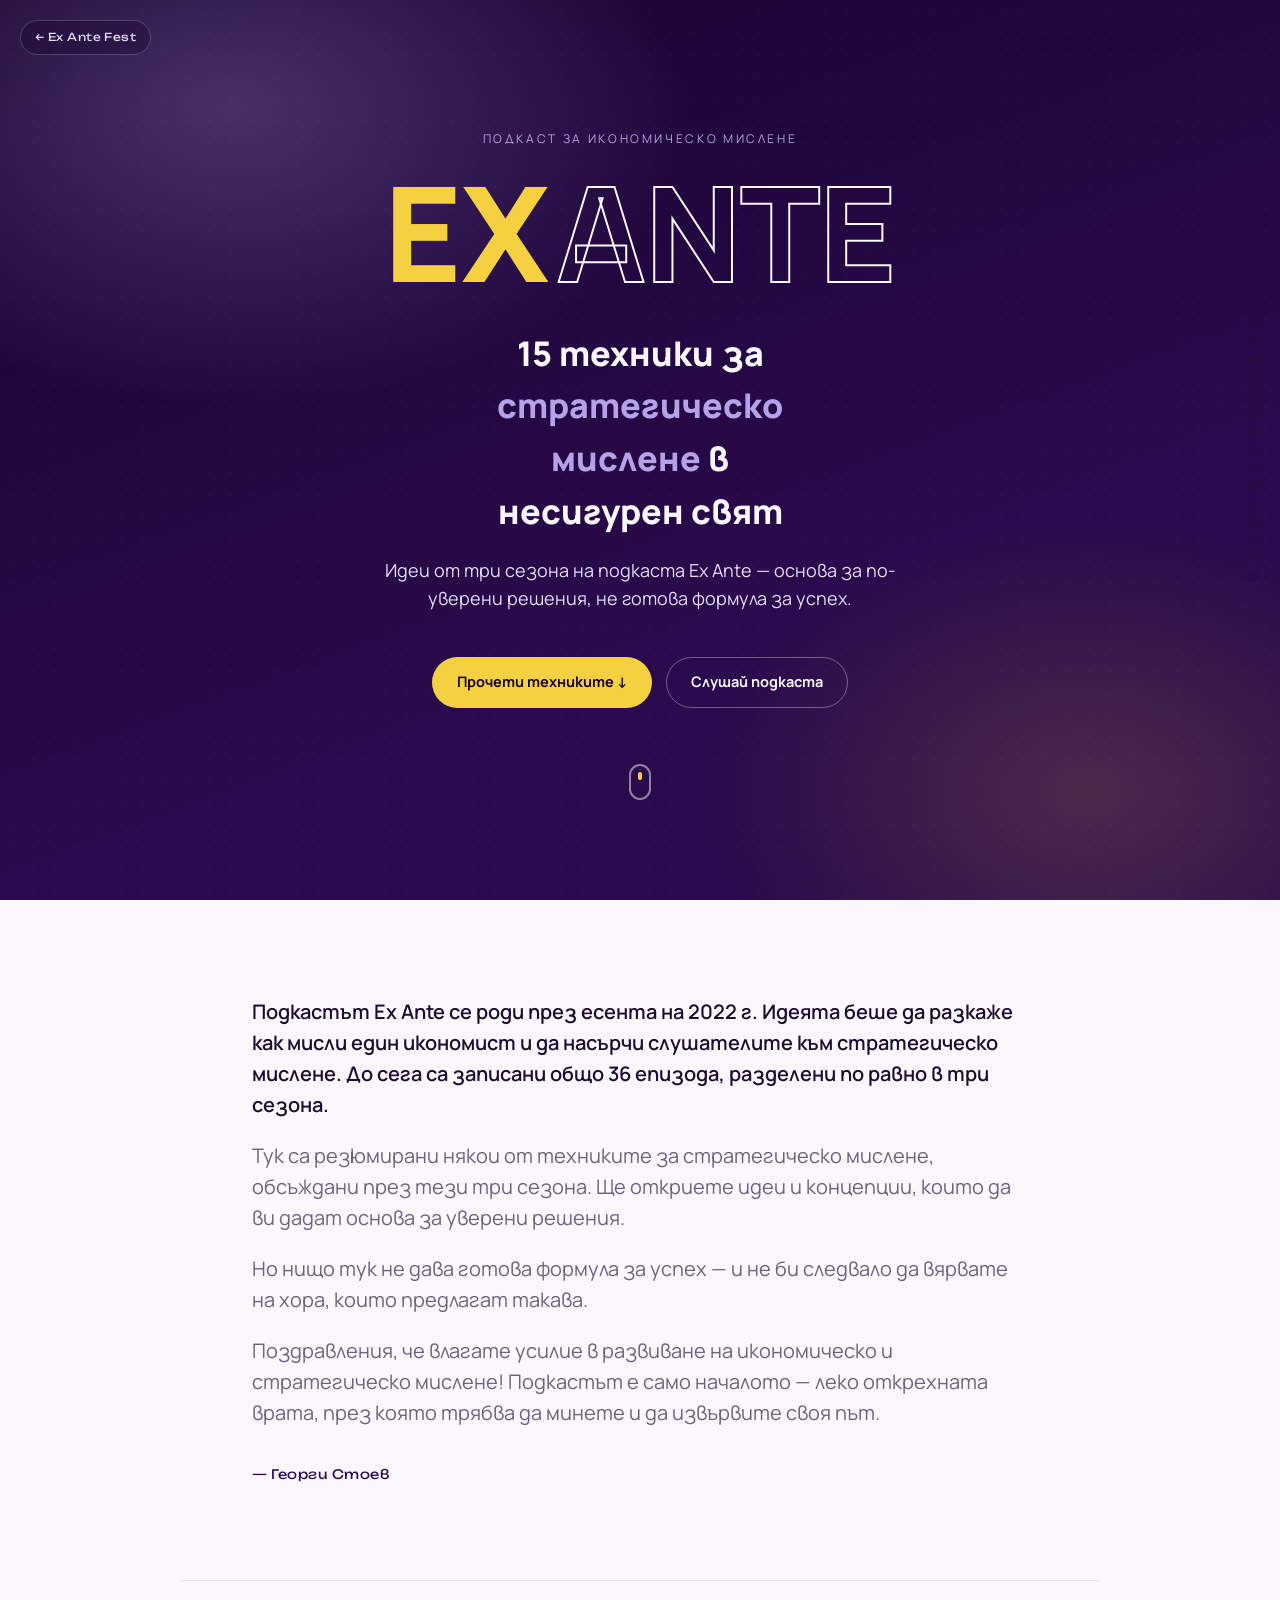
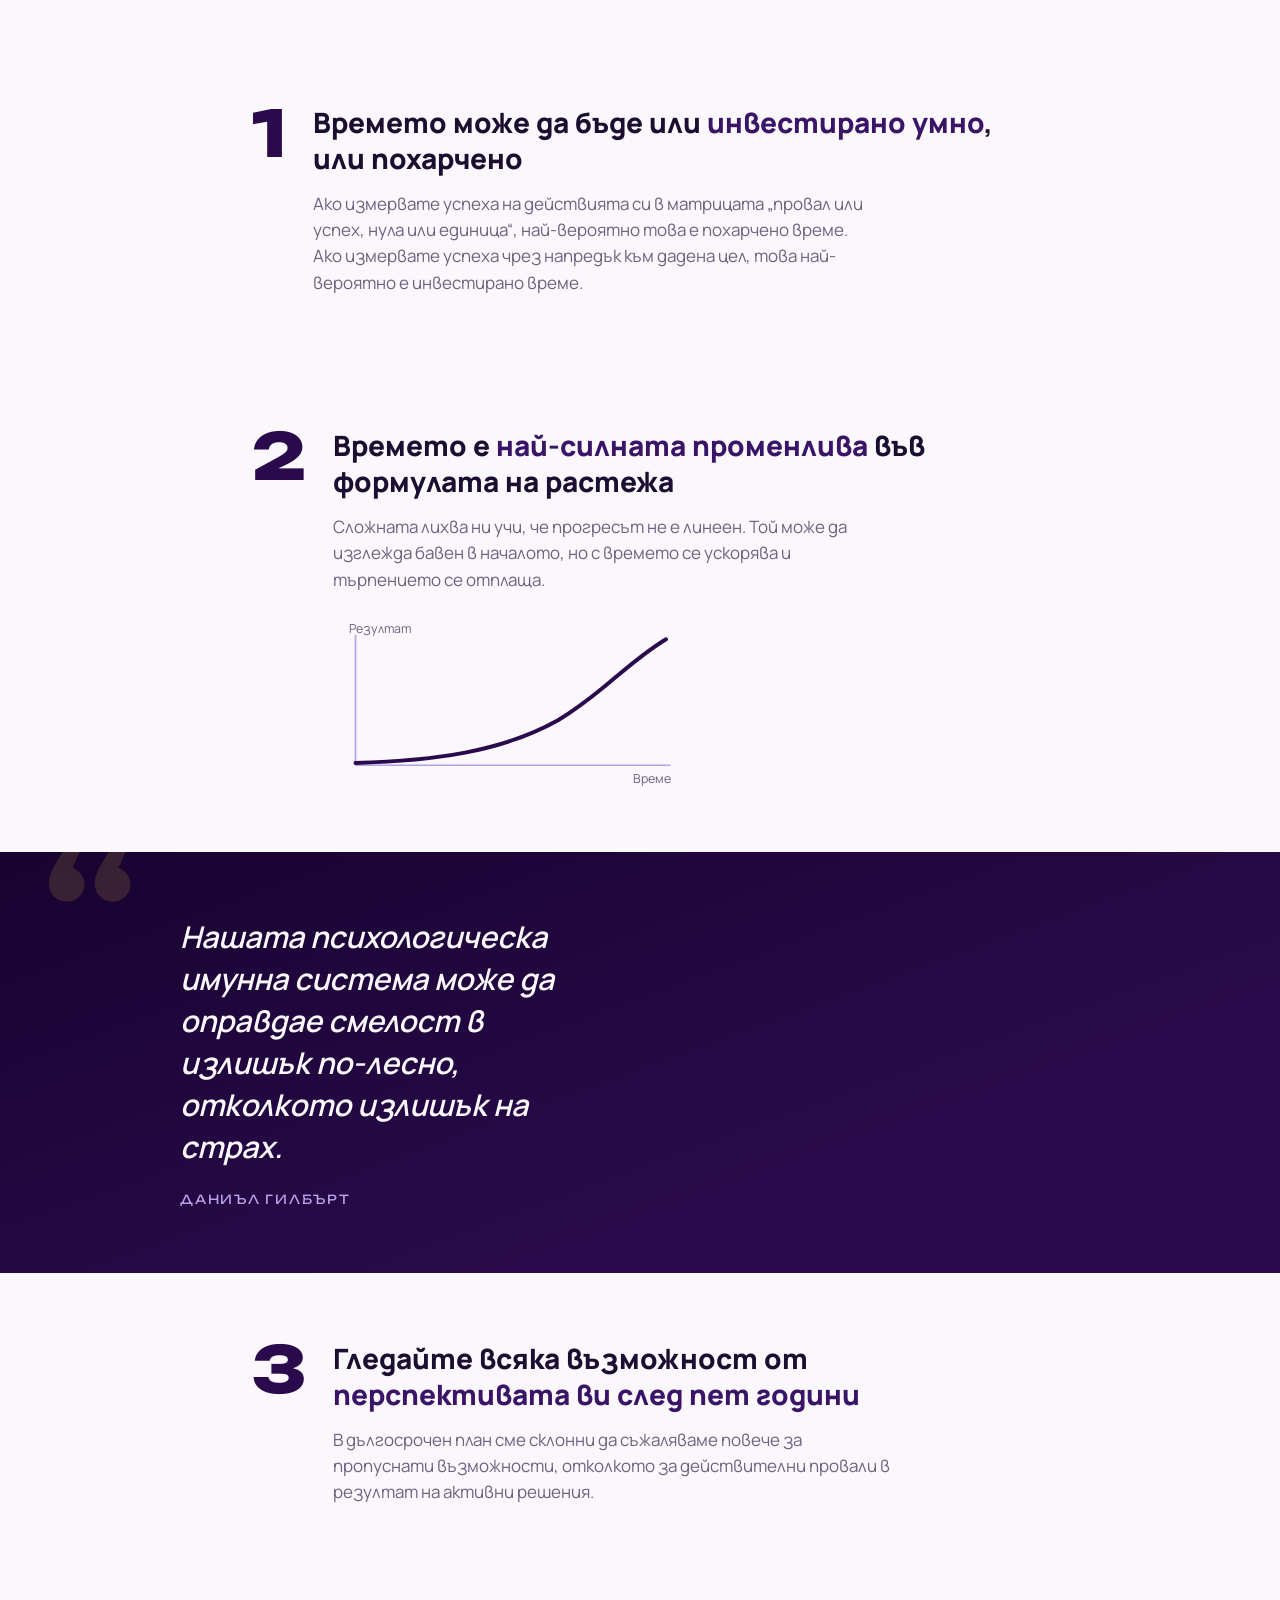
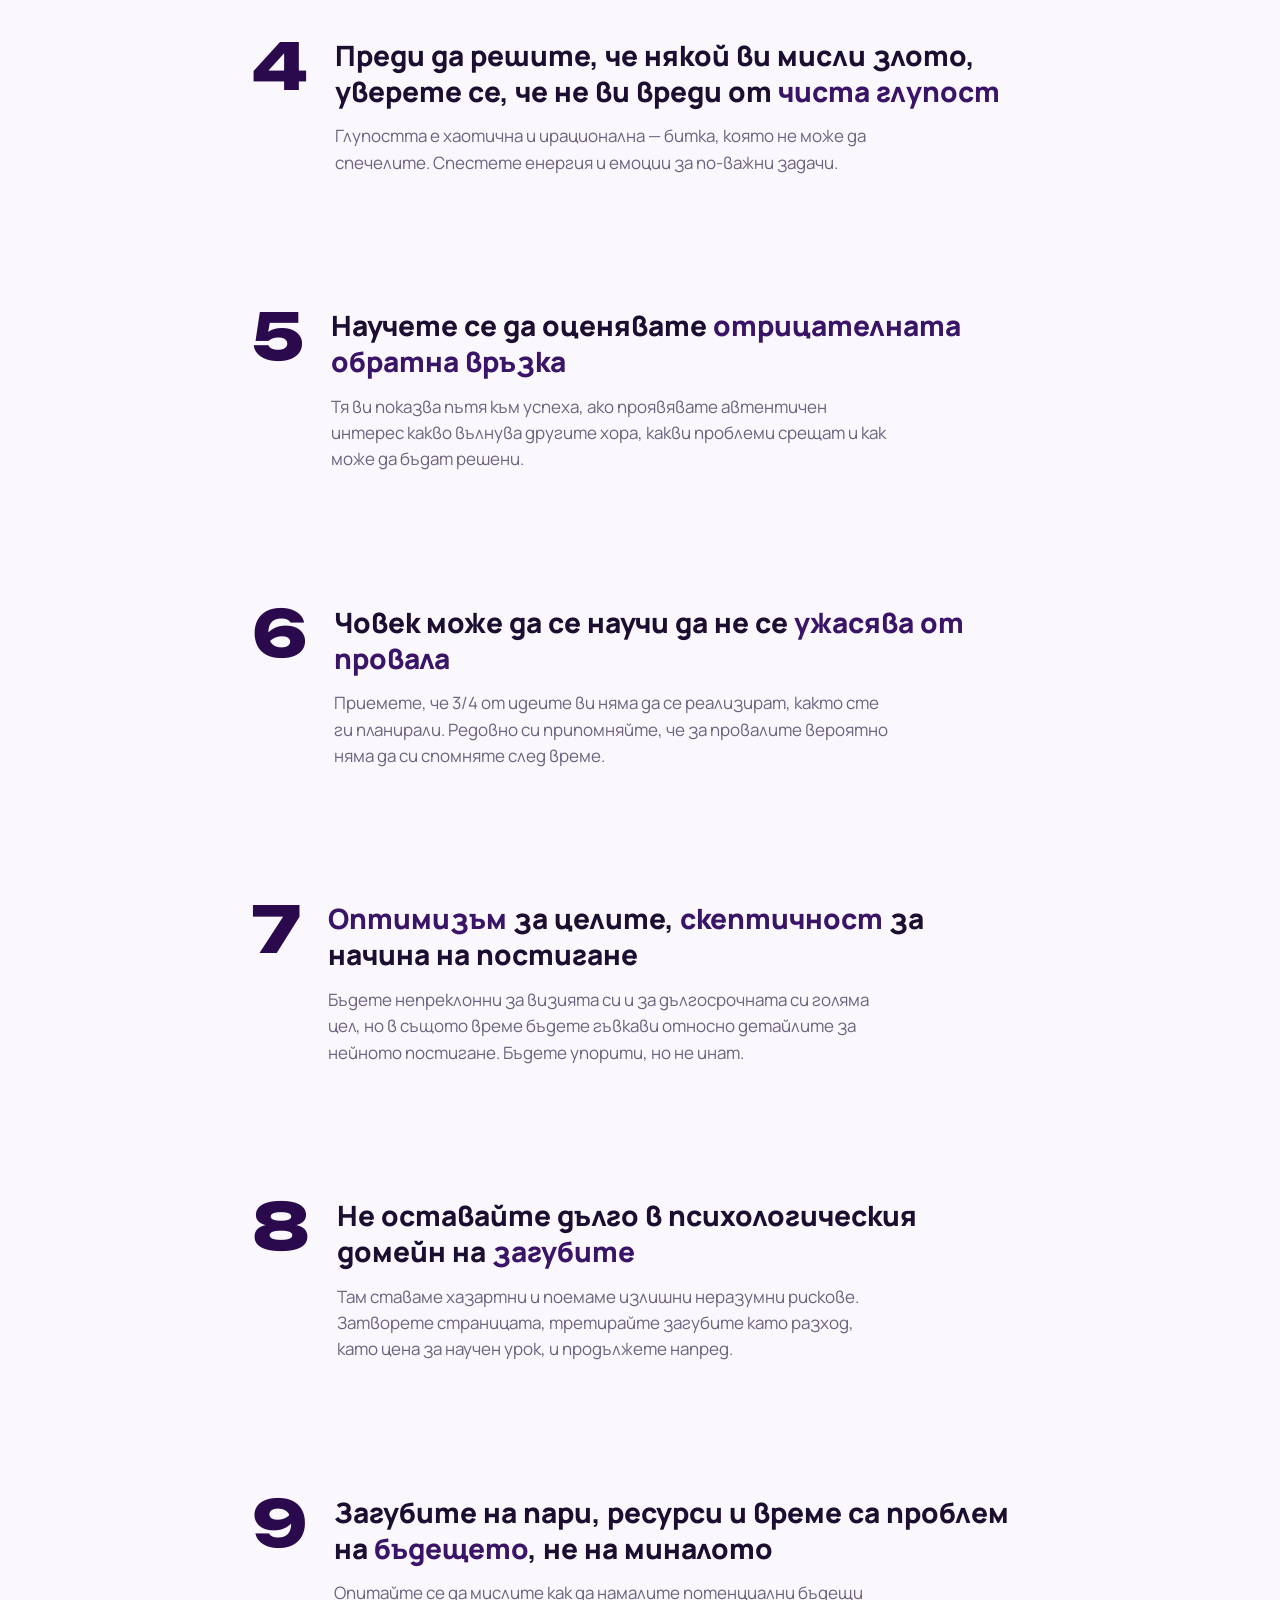
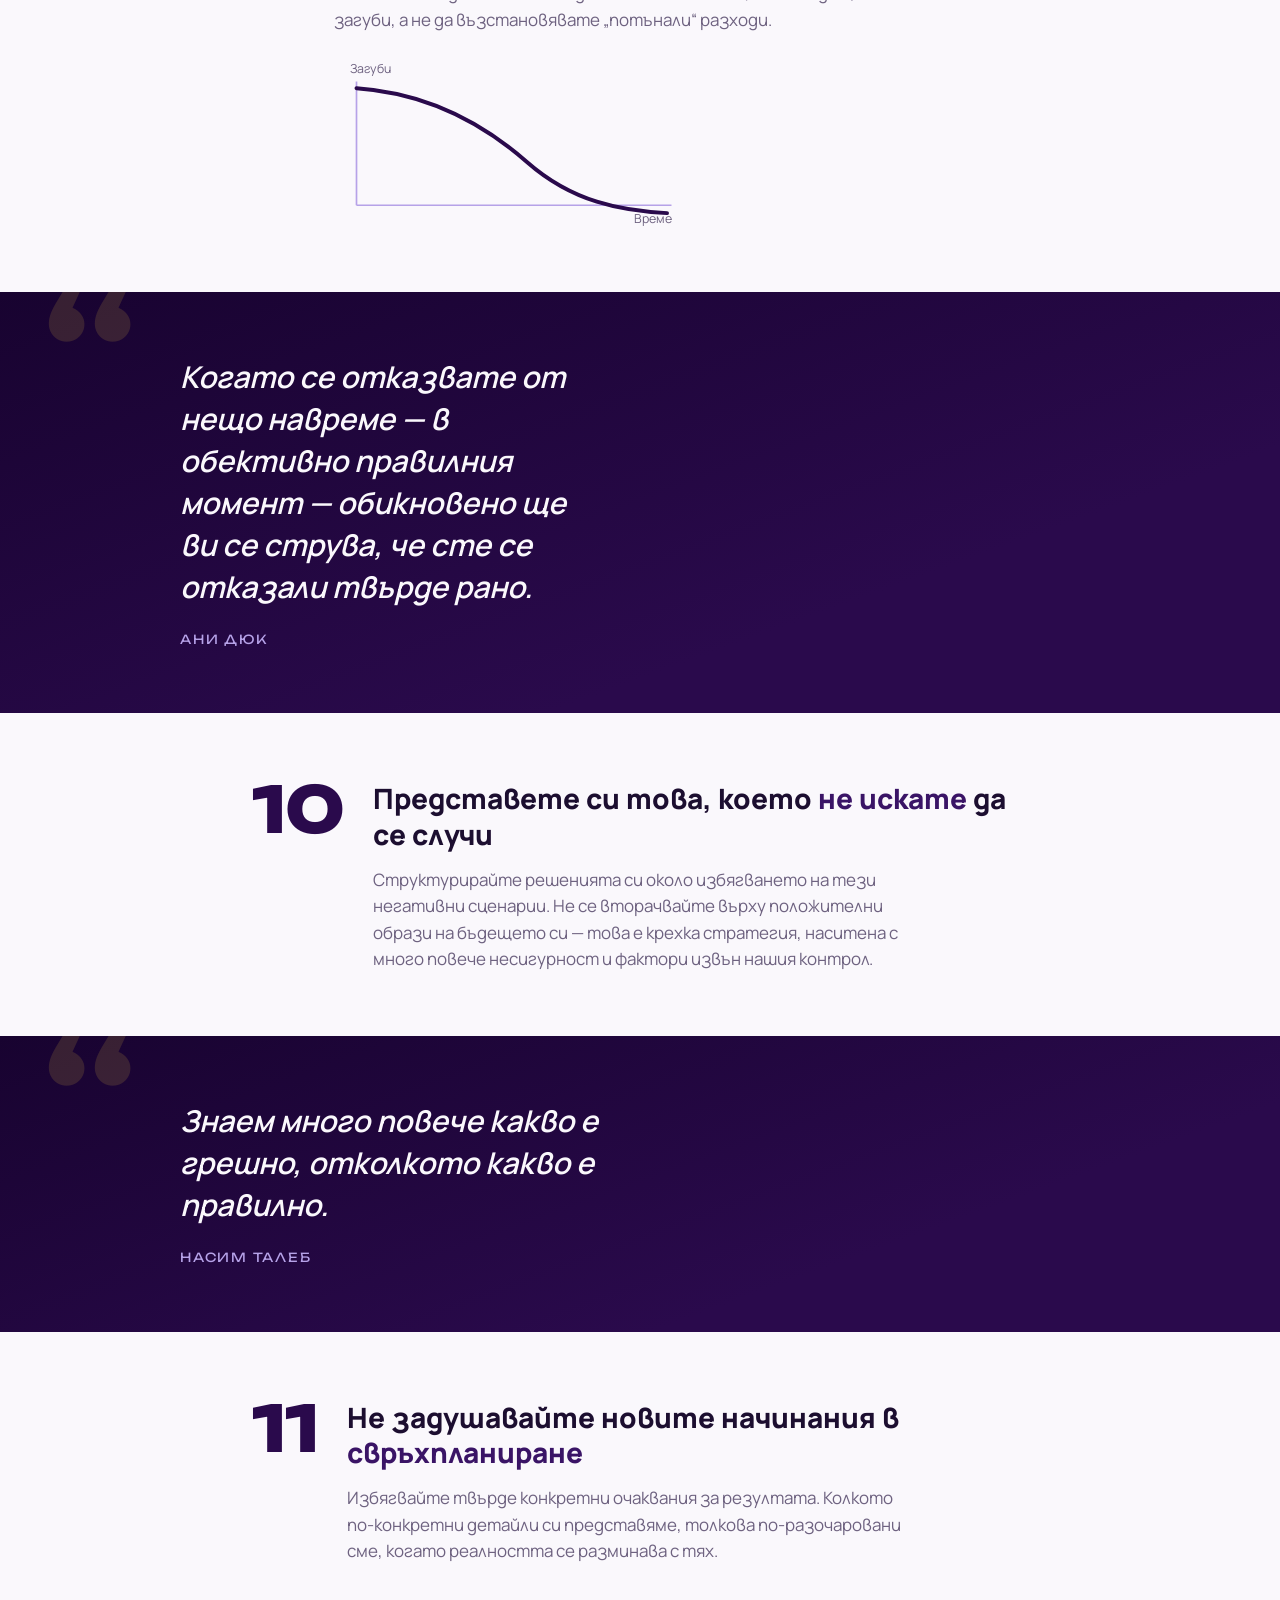
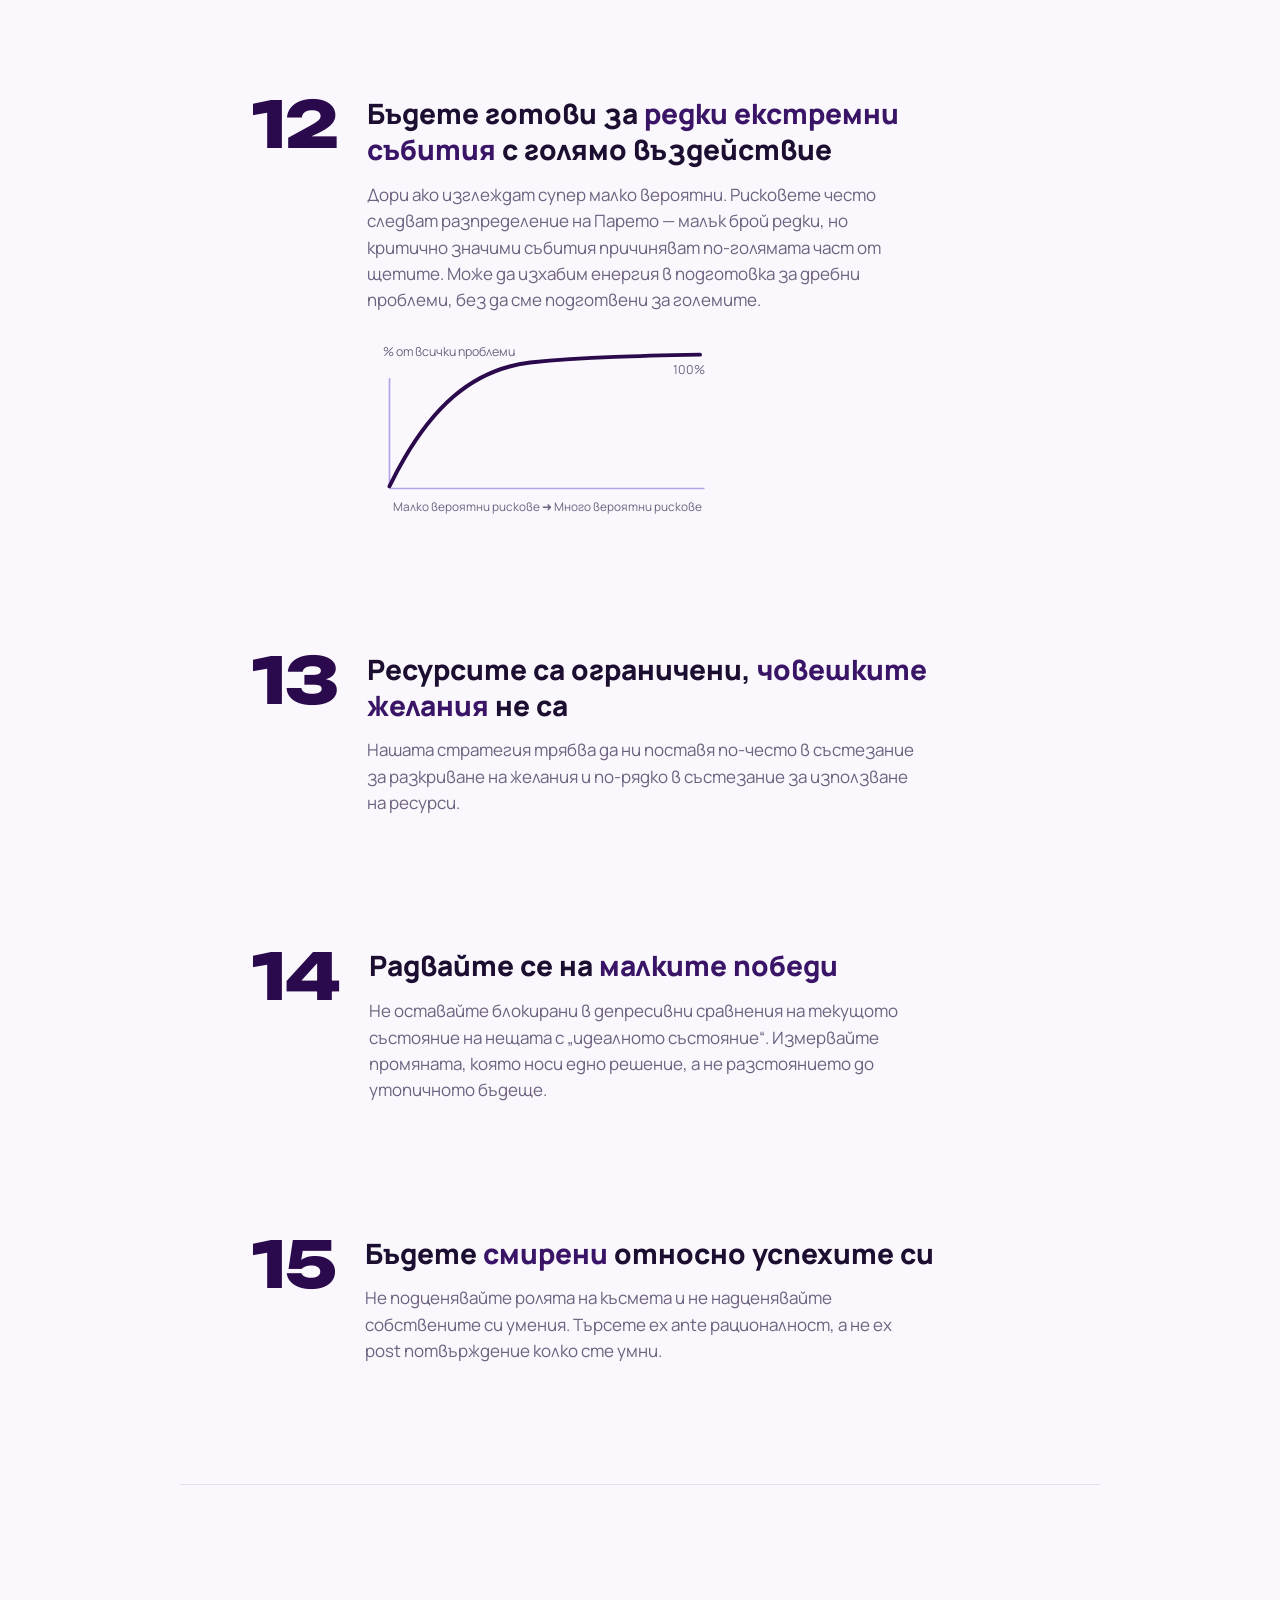
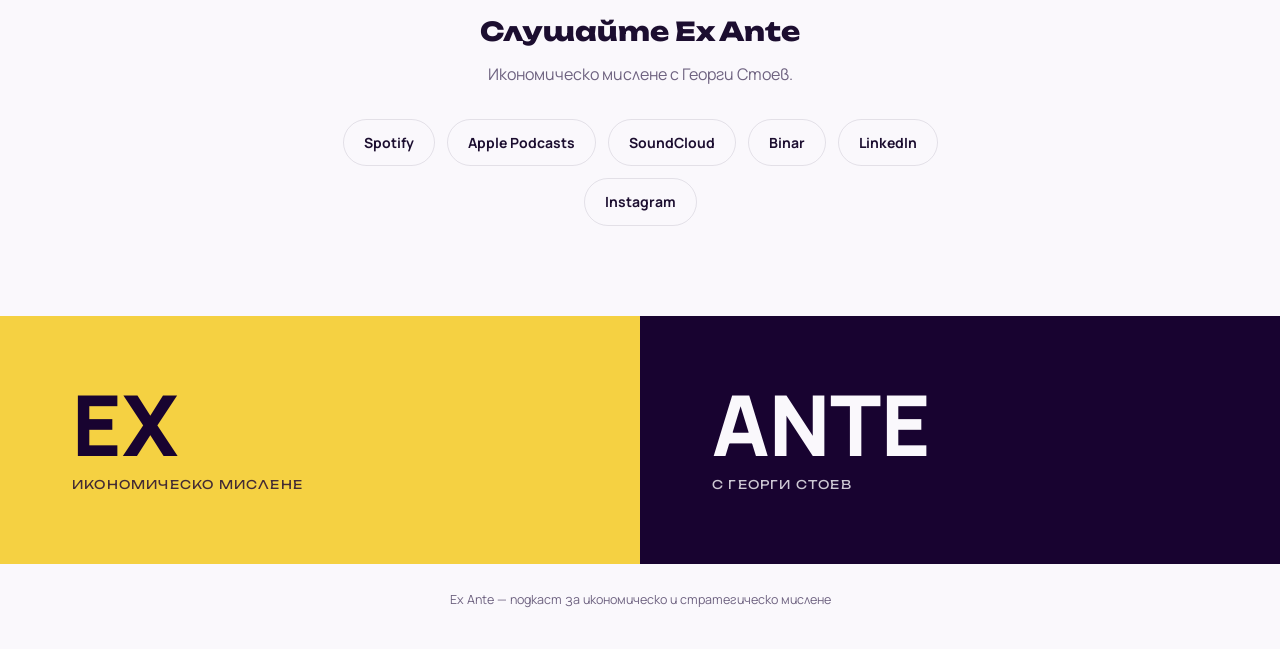
<file: pages/15-tehniki-strategichesko-mislene.html>
<!DOCTYPE html>
<html lang="bg">
<head>
<meta charset="UTF-8">
<meta name="viewport" content="width=device-width, initial-scale=1">
<title>Ex Ante — 15 техники за стратегическо мислене</title>
<meta name="description" content="15 техники за стратегическо мислене в несигурен свят — от подкаста Ex Ante с Георги Стоев.">
<link rel="preconnect" href="https://fonts.googleapis.com">
<link rel="preconnect" href="https://fonts.gstatic.com" crossorigin>
<link href="https://fonts.googleapis.com/css2?family=Unbounded:wght@400;600;800;900&family=Manrope:wght@400;500;600;700;800&display=swap" rel="stylesheet">
<style>
  :root{
    --purple-950:#180330;
    --purple-900:#2A0A4C;
    --purple-800:#3A1466;
    --lavender-400:#B6A2E8;
    --lavender-200:#E4DBFB;
    --yellow-400:#F5D142;
    --yellow-300:#FBE28A;
    --paper:#FAF8FC;
    --ink:#1C0E30;
    --muted:#6E6280;
    --line: rgba(28,14,48,0.10);
    --maxw: 920px;
    --pad: clamp(24px, 6vw, 72px);
  }

  *{box-sizing:border-box;}
  html{scroll-behavior:smooth;}
  @media (prefers-reduced-motion: reduce){
    html{scroll-behavior:auto;}
    *{animation-duration:0.001ms !important; transition-duration:0.001ms !important;}
  }

  body{
    margin:0;
    background:var(--paper);
    color:var(--ink);
    font-family:'Manrope', sans-serif;
    line-height:1.55;
    -webkit-font-smoothing:antialiased;
  }

  h1,h2,h3, .eyebrow, .tech-num{ font-family:'Unbounded', sans-serif; }

  a{color:inherit;}

  img,svg{display:block; max-width:100%;}

  /* ---------- progress bar (mobile + global) ---------- */
  .progress-bar{
    position:fixed; top:0; left:0; height:4px; width:0%;
    background:linear-gradient(90deg, var(--yellow-400), var(--lavender-400));
    z-index:60; transition:width .1s linear;
  }

  /* ---------- side rail (desktop) ---------- */
  .rail{
    position:fixed; right:22px; top:50%; transform:translateY(-50%);
    display:flex; flex-direction:column; gap:9px; z-index:50;
  }
  .rail button{
    width:9px; height:9px; border-radius:50%; border:none; padding:0;
    background:rgba(28,14,48,0.18); cursor:pointer; position:relative;
  }
  .rail button.active{ background:var(--purple-900); transform:scale(1.35); }
  .rail button::after{
    content:attr(data-n);
    position:absolute; right:18px; top:50%; transform:translateY(-50%);
    font-family:'Unbounded', sans-serif; font-size:11px; color:var(--purple-900);
    background:var(--paper); padding:3px 8px; border-radius:6px;
    opacity:0; pointer-events:none; transition:opacity .15s ease;
    white-space:nowrap; box-shadow:0 4px 14px rgba(28,14,48,0.15);
  }
  .rail button:hover::after{ opacity:1; }
  @media (max-width: 900px){ .rail{ display:none; } }

  /* ---------- hero ---------- */
  .hero{
    min-height:100svh;
    display:flex; flex-direction:column; align-items:center; justify-content:center;
    text-align:center;
    background:
      radial-gradient(60% 55% at 18% 12%, rgba(182,162,232,0.28), transparent 60%),
      radial-gradient(50% 50% at 85% 88%, rgba(245,209,66,0.16), transparent 60%),
      linear-gradient(160deg, var(--purple-950), var(--purple-900) 65%);
    color:var(--paper);
    padding:120px var(--pad) 90px;
    position:relative;
    overflow:hidden;
  }
  .hero::after{
    content:""; position:absolute; inset:0;
    background-image: radial-gradient(rgba(255,255,255,0.05) 1px, transparent 1px);
    background-size: 22px 22px;
    opacity:.5; pointer-events:none;
  }
  .hero-eyebrow{
    font-size:12px; letter-spacing:.22em; text-transform:uppercase;
    color:var(--lavender-400); margin-bottom:22px; z-index:1;
  }
  .hero-wordmark{
    display:flex; flex-wrap:wrap; gap:.06em; justify-content:center;
    font-weight:900; line-height:.92; letter-spacing:-0.01em;
    font-size:clamp(56px, 13vw, 132px); z-index:1;
  }
  .hero-wordmark .ex{ color:var(--yellow-400); }
  .hero-wordmark .ante{ -webkit-text-stroke:2px var(--paper); color:transparent; }
  @media (max-width:520px){ .hero-wordmark .ante{ -webkit-text-stroke:1.4px var(--paper); } }

  .hero-title{
    margin:34px 0 0; z-index:1;
    font-family:'Manrope', sans-serif; font-weight:800;
    font-size:clamp(22px, 3.6vw, 34px);
    max-width:16ch; color:var(--paper);
  }
  .hero-title .accent{ color:var(--lavender-400); }
  .hero-sub{
    margin:20px 0 0; max-width:52ch; color:var(--lavender-200);
    font-size:clamp(15px,2vw,18px); z-index:1;
  }
  .hero-cta{
    margin-top:44px; display:flex; gap:14px; flex-wrap:wrap; justify-content:center; z-index:1;
  }
  .btn{
    display:inline-flex; align-items:center; gap:8px;
    padding:13px 24px; border-radius:999px; font-weight:700; font-size:14.5px;
    text-decoration:none; border:1.5px solid transparent; cursor:pointer;
  }
  .btn-solid{ background:var(--yellow-400); color:var(--purple-950); }
  .btn-solid:hover{ background:var(--yellow-300); }
  .btn-ghost{ border-color:rgba(250,248,252,0.35); color:var(--paper); }
  .btn-ghost:hover{ border-color:var(--paper); }

  .scroll-cue{
    margin-top:56px; width:22px; height:36px; border:2px solid rgba(250,248,252,0.5);
    border-radius:14px; position:relative; z-index:1;
  }
  .scroll-cue::before{
    content:""; position:absolute; top:6px; left:50%; width:4px; height:8px;
    background:var(--yellow-400); border-radius:2px; transform:translateX(-50%);
    animation:cue 1.8s ease infinite;
  }
  @keyframes cue{ 0%{ opacity:1; top:6px;} 70%{opacity:0; top:18px;} 100%{opacity:0; top:6px;} }

  /* ---------- intro ---------- */
  .intro{
    max-width:var(--maxw); margin:0 auto; padding:96px var(--pad) 40px;
  }
  .intro p{
    font-size:clamp(17px,2vw,20px); color:var(--muted); margin:0 0 20px;
  }
  .intro p:first-child{ color:var(--ink); font-weight:600; }
  .intro .sign{
    margin-top:36px; font-family:'Unbounded', sans-serif; font-size:13px;
    color:var(--purple-900); letter-spacing:.04em;
  }
  .rule{
    max-width:var(--maxw); margin:56px auto; height:1px; background:var(--line);
  }

  /* ---------- technique sections ---------- */
  .tech{
    max-width:var(--maxw); margin:0 auto; padding:64px var(--pad);
    display:grid; grid-template-columns:auto 1fr; gap:26px 28px; align-items:start;
    opacity:0; transform:translateY(24px);
    transition:opacity .7s ease, transform .7s ease;
  }
  .tech.is-visible{ opacity:1; transform:translateY(0); }

  .tech-num{
    font-weight:800; color:var(--purple-900); flex:none;
    font-size:clamp(40px,6vw,64px); line-height:1; letter-spacing:-0.01em;
  }


  .tech-body{ padding-top:4px; }
  .tech h2{
    margin:0 0 14px; font-family:'Manrope',sans-serif; font-weight:800;
    font-size:clamp(21px,2.6vw,28px); line-height:1.28; color:var(--ink);
  }
  .tech h2 .hl{ color:var(--purple-800); }
  .tech p{ margin:0; color:var(--muted); font-size:clamp(15.5px,1.8vw,17px); max-width:56ch; }
  .tech .diagram{ margin-top:26px; }
  .tech .diagram svg{ width:100%; max-width:360px; height:auto; }

  @media (max-width:600px){
    .tech{ grid-template-columns:1fr; }
    .tech-num{ margin-bottom:2px; }
  }

  /* ---------- quote band ---------- */
  .quote-band{
    background:linear-gradient(160deg, var(--purple-950), var(--purple-900) 70%);
    color:var(--paper); padding:64px var(--pad);
    position:relative; overflow:hidden;
  }
  .quote-band::before{
    content:"“"; position:absolute; top:-40px; left:clamp(10px,4vw,40px);
    font-family:'Unbounded',sans-serif; font-size:220px; color:rgba(245,209,66,0.14);
    line-height:1; pointer-events:none;
  }
  .quote-inner{ max-width:var(--maxw); margin:0 auto; position:relative; z-index:1; }
  .quote-inner blockquote{
    margin:0; font-family:'Manrope',sans-serif; font-style:italic; font-weight:600;
    font-size:clamp(21px,3vw,30px); line-height:1.4; max-width:22ch; color:var(--paper);
  }
  .quote-inner cite{
    display:block; margin-top:22px; font-family:'Unbounded',sans-serif; font-style:normal;
    font-size:12.5px; letter-spacing:.14em; text-transform:uppercase; color:var(--lavender-400);
  }

  /* ---------- footer ---------- */
  .footer{
    display:grid; grid-template-columns:1fr 1fr;
  }
  @media (max-width:640px){ .footer{ grid-template-columns:1fr; } }
  .footer-panel{
    padding:70px var(--pad); display:flex; flex-direction:column; justify-content:center;
  }
  .footer-panel.yellow{ background:var(--yellow-400); color:var(--purple-950); }
  .footer-panel.purple{ background:var(--purple-950); color:var(--paper); }
  .footer-mark{
    font-weight:900; font-size:clamp(46px,7vw,84px); line-height:.9; margin:0 0 14px;
  }
  .footer-label{
    font-family:'Unbounded',sans-serif; font-size:12px; letter-spacing:.1em; text-transform:uppercase;
    opacity:.8;
  }

  .listen{
    padding:70px var(--pad) 90px; text-align:center; background:var(--paper);
  }
  .listen h3{
    margin:0 0 10px; font-size:clamp(20px,2.6vw,26px); font-weight:800;
  }
  .listen p{ margin:0 0 32px; color:var(--muted); }
  .platforms{
    display:flex; flex-wrap:wrap; gap:12px; justify-content:center; max-width:640px; margin:0 auto;
  }
  .platform{
    padding:12px 20px; border-radius:999px; border:1.5px solid var(--line);
    font-weight:700; font-size:14px; text-decoration:none; color:var(--ink);
    transition:border-color .15s ease, background .15s ease;
  }
  .platform:hover{ border-color:var(--purple-900); background:var(--lavender-200); }

  .credits{
    text-align:center; padding:26px var(--pad) 40px; font-size:12.5px; color:var(--muted);
    background:var(--paper);
  }
  .back-link{
    position:fixed; top:20px; left:20px; z-index:60;
    font-family:'Unbounded', sans-serif; font-size:11px; letter-spacing:.04em;
    color:var(--lavender-200); text-decoration:none;
    background:rgba(24,3,48,0.35); backdrop-filter:blur(6px);
    padding:8px 14px; border-radius:999px; border:1px solid rgba(250,248,252,0.2);
  }
  .back-link:hover{ border-color:var(--paper); color:var(--paper); }
</style>
</head>
<body>

<a class="back-link" href="../index.html#archive">← Ex Ante Fest</a>
<div class="progress-bar" id="progressBar"></div>

<nav class="rail" id="rail" aria-label="Прогрес по техники">
  <!-- generated by JS -->
</nav>

<header class="hero">
  <div class="hero-eyebrow">Подкаст за икономическо мислене</div>
  <div class="hero-wordmark"><span class="ex">EX</span><span class="ante">ANTE</span></div>
  <p class="hero-title">15 техники за <span class="accent">стратегическо мислене</span> в несигурен свят</p>
  <p class="hero-sub">Идеи от три сезона на подкаста Ex Ante — основа за по-уверени решения, не готова формула за успех.</p>
  <div class="hero-cta">
    <a class="btn btn-solid" href="#tech-1">Прочети техниките ↓</a>
    <a class="btn btn-ghost" href="#listen">Слушай подкаста</a>
  </div>
  <div class="scroll-cue"></div>
</header>

<section class="intro">
  <p>Подкастът Ex Ante се роди през есента на 2022 г. Идеята беше да разкаже как мисли един икономист и да насърчи слушателите към стратегическо мислене. До сега са записани общо 36 епизода, разделени по равно в три сезона.</p>
  <p>Тук са резюмирани някои от техниките за стратегическо мислене, обсъждани през тези три сезона. Ще откриете идеи и концепции, които да ви дадат основа за уверени решения.</p>
  <p>Но нищо тук не дава готова формула за успех — и не би следвало да вярвате на хора, които предлагат такава.</p>
  <p>Поздравления, че влагате усилие в развиване на икономическо и стратегическо мислене! Подкастът е само началото — леко открехната врата, през която трябва да минете и да извървите своя път.</p>
  <div class="sign">— Георги Стоев</div>
</section>

<div class="rule"></div>

<main>

  <section class="tech" id="tech-1" data-n="1">
    <span class="tech-num" aria-hidden="true">1</span>
    <div class="tech-body">
      <h2>Времето може да бъде или <span class="hl">инвестирано умно</span>, или похарчено</h2>
      <p>Ако измервате успеха на действията си в матрицата „провал или успех, нула или единица“, най-вероятно това е похарчено време. Ако измервате успеха чрез напредък към дадена цел, това най-вероятно е инвестирано време.</p>
    </div>
  </section>

  <section class="tech" id="tech-2" data-n="2">
    <span class="tech-num" aria-hidden="true">2</span>
    <div class="tech-body">
      <h2>Времето е <span class="hl">най-силната променлива</span> във формулата на растежа</h2>
      <p>Сложната лихва ни учи, че прогресът не е линеен. Той може да изглежда бавен в началото, но с времето се ускорява и търпението се отплаща.</p>
      <div class="diagram">
        <svg viewBox="0 0 320 150" xmlns="http://www.w3.org/2000/svg">
          <line x1="20" y1="130" x2="300" y2="130" stroke="#B6A2E8" stroke-width="1.5"/>
          <line x1="20" y1="130" x2="20" y2="14" stroke="#B6A2E8" stroke-width="1.5"/>
          <path d="M20,128 C 90,126 150,118 200,90 C 240,66 260,40 296,18" fill="none" stroke="#2A0A4C" stroke-width="3.5" stroke-linecap="round"/>
          <text x="300" y="146" font-family="Manrope" font-size="11" fill="#6E6280" text-anchor="end">Време</text>
          <text x="14" y="12" font-family="Manrope" font-size="11" fill="#6E6280" text-anchor="start">Резултат</text>
        </svg>
      </div>
    </div>
  </section>

  <section class="quote-band">
    <div class="quote-inner">
      <blockquote>Нашата психологическа имунна система може да оправдае смелост в излишък по-лесно, отколкото излишък на страх.</blockquote>
      <cite>Даниъл Гилбърт</cite>
    </div>
  </section>

  <section class="tech" id="tech-3" data-n="3">
    <span class="tech-num" aria-hidden="true">3</span>
    <div class="tech-body">
      <h2>Гледайте всяка възможност от <span class="hl">перспективата ви след пет години</span></h2>
      <p>В дългосрочен план сме склонни да съжаляваме повече за пропуснати възможности, отколкото за действителни провали в резултат на активни решения.</p>
    </div>
  </section>

  <section class="tech" id="tech-4" data-n="4">
    <span class="tech-num" aria-hidden="true">4</span>
    <div class="tech-body">
      <h2>Преди да решите, че някой ви мисли злото, уверете се, че не ви вреди от <span class="hl">чиста глупост</span></h2>
      <p>Глупостта е хаотична и ирационална — битка, която не може да спечелите. Спестете енергия и емоции за по-важни задачи.</p>
    </div>
  </section>

  <section class="tech" id="tech-5" data-n="5">
    <span class="tech-num" aria-hidden="true">5</span>
    <div class="tech-body">
      <h2>Научете се да оценявате <span class="hl">отрицателната обратна връзка</span></h2>
      <p>Тя ви показва пътя към успеха, ако проявявате автентичен интерес какво вълнува другите хора, какви проблеми срещат и как може да бъдат решени.</p>
    </div>
  </section>

  <section class="tech" id="tech-6" data-n="6">
    <span class="tech-num" aria-hidden="true">6</span>
    <div class="tech-body">
      <h2>Човек може да се научи да не се <span class="hl">ужасява от провала</span></h2>
      <p>Приемете, че 3/4 от идеите ви няма да се реализират, както сте ги планирали. Редовно си припомняйте, че за провалите вероятно няма да си спомняте след време.</p>
    </div>
  </section>

  <section class="tech" id="tech-7" data-n="7">
    <span class="tech-num" aria-hidden="true">7</span>
    <div class="tech-body">
      <h2><span class="hl">Оптимизъм</span> за целите, <span class="hl">скептичност</span> за начина на постигане</h2>
      <p>Бъдете непреклонни за визията си и за дългосрочната си голяма цел, но в същото време бъдете гъвкави относно детайлите за нейното постигане. Бъдете упорити, но не инат.</p>
    </div>
  </section>

  <section class="tech" id="tech-8" data-n="8">
    <span class="tech-num" aria-hidden="true">8</span>
    <div class="tech-body">
      <h2>Не оставайте дълго в психологическия домейн на <span class="hl">загубите</span></h2>
      <p>Там ставаме хазартни и поемаме излишни неразумни рискове. Затворете страницата, третирайте загубите като разход, като цена за научен урок, и продължете напред.</p>
    </div>
  </section>

  <section class="tech" id="tech-9" data-n="9">
    <span class="tech-num" aria-hidden="true">9</span>
    <div class="tech-body">
      <h2>Загубите на пари, ресурси и време са проблем на <span class="hl">бъдещето</span>, не на миналото</h2>
      <p>Опитайте се да мислите как да намалите потенциални бъдещи загуби, а не да възстановявате „потънали“ разходи.</p>
      <div class="diagram">
        <svg viewBox="0 0 320 150" xmlns="http://www.w3.org/2000/svg">
          <line x1="20" y1="20" x2="20" y2="130" stroke="#B6A2E8" stroke-width="1.5"/>
          <line x1="20" y1="130" x2="300" y2="130" stroke="#B6A2E8" stroke-width="1.5"/>
          <path d="M20,26 C 80,30 130,55 172,92 C 212,127 255,135 296,137" fill="none" stroke="#2A0A4C" stroke-width="3.5" stroke-linecap="round"/>
          <text x="300" y="146" font-family="Manrope" font-size="11" fill="#6E6280" text-anchor="end">Време</text>
          <text x="14" y="12" font-family="Manrope" font-size="11" fill="#6E6280" text-anchor="start">Загуби</text>
        </svg>
      </div>
    </div>
  </section>

  <section class="quote-band">
    <div class="quote-inner">
      <blockquote>Когато се отказвате от нещо навреме — в обективно правилния момент — обикновено ще ви се струва, че сте се отказали твърде рано.</blockquote>
      <cite>Ани Дюк</cite>
    </div>
  </section>

  <section class="tech" id="tech-10" data-n="10">
    <span class="tech-num" aria-hidden="true">10</span>
    <div class="tech-body">
      <h2>Представете си това, което <span class="hl">не искате</span> да се случи</h2>
      <p>Структурирайте решенията си около избягването на тези негативни сценарии. Не се вторачвайте върху положителни образи на бъдещето си — това е крехка стратегия, наситена с много повече несигурност и фактори извън нашия контрол.</p>
    </div>
  </section>

  <section class="quote-band">
    <div class="quote-inner">
      <blockquote>Знаем много повече какво е грешно, отколкото какво е правилно.</blockquote>
      <cite>Насим Талеб</cite>
    </div>
  </section>

  <section class="tech" id="tech-11" data-n="11">
    <span class="tech-num" aria-hidden="true">11</span>
    <div class="tech-body">
      <h2>Не задушавайте новите начинания в <span class="hl">свръхпланиране</span></h2>
      <p>Избягвайте твърде конкретни очаквания за резултата. Колкото по-конкретни детайли си представяме, толкова по-разочаровани сме, когато реалността се разминава с тях.</p>
    </div>
  </section>

  <section class="tech" id="tech-12" data-n="12">
    <span class="tech-num" aria-hidden="true">12</span>
    <div class="tech-body">
      <h2>Бъдете готови за <span class="hl">редки екстремни събития</span> с голямо въздействие</h2>
      <p>Дори ако изглеждат супер малко вероятни. Рисковете често следват разпределение на Парето — малък брой редки, но критично значими събития причиняват по-голямата част от щетите. Може да изхабим енергия в подготовка за дребни проблеми, без да сме подготвени за големите.</p>
      <div class="diagram">
        <svg viewBox="0 0 320 160" xmlns="http://www.w3.org/2000/svg">
          <text x="14" y="14" font-family="Manrope" font-size="11" fill="#6E6280">% от всички проблеми</text>
          <text x="300" y="30" font-family="Manrope" font-size="11" fill="#6E6280" text-anchor="end">100%</text>
          <line x1="20" y1="34" x2="20" y2="132" stroke="#B6A2E8" stroke-width="1.5"/>
          <line x1="20" y1="132" x2="300" y2="132" stroke="#B6A2E8" stroke-width="1.5"/>
          <path d="M20,130 C 55,58 95,26 145,20 C 195,15 245,14 296,13" fill="none" stroke="#2A0A4C" stroke-width="3.5" stroke-linecap="round"/>
          <text x="160" y="152" font-family="Manrope" font-size="10.5" fill="#6E6280" text-anchor="middle">Малко вероятни рискове ➜ Много вероятни рискове</text>
        </svg>
      </div>
    </div>
  </section>

  <section class="tech" id="tech-13" data-n="13">
    <span class="tech-num" aria-hidden="true">13</span>
    <div class="tech-body">
      <h2>Ресурсите са ограничени, <span class="hl">човешките желания</span> не са</h2>
      <p>Нашата стратегия трябва да ни поставя по-често в състезание за разкриване на желания и по-рядко в състезание за използване на ресурси.</p>
    </div>
  </section>

  <section class="tech" id="tech-14" data-n="14">
    <span class="tech-num" aria-hidden="true">14</span>
    <div class="tech-body">
      <h2>Радвайте се на <span class="hl">малките победи</span></h2>
      <p>Не оставайте блокирани в депресивни сравнения на текущото състояние на нещата с „идеалното състояние“. Измервайте промяната, която носи едно решение, а не разстоянието до утопичното бъдеще.</p>
    </div>
  </section>

  <section class="tech" id="tech-15" data-n="15">
    <span class="tech-num" aria-hidden="true">15</span>
    <div class="tech-body">
      <h2>Бъдете <span class="hl">смирени</span> относно успехите си</h2>
      <p>Не подценявайте ролята на късмета и не надценявайте собствените си умения. Търсете ex ante рационалност, а не ex post потвърждение колко сте умни.</p>
    </div>
  </section>

</main>

<div class="rule"></div>

<section class="listen" id="listen">
  <h3>Слушайте Ex Ante</h3>
  <p>Икономическо мислене с Георги Стоев.</p>
  <div class="platforms">
    <a class="platform" href="https://open.spotify.com/show/1f1cyW0xzxBpvdcARNL4EK" target="_blank" rel="noopener">Spotify</a>
    <a class="platform" href="https://podcasts.apple.com/bg/podcast/ex-ante-%D0%B8%D0%BA%D0%BE%D0%BD%D0%BE%D0%BC%D0%B8%D0%BA%D0%B0-%D1%81-%D0%B3%D0%B5%D0%BE%D1%80%D0%B3%D0%B8-%D1%81%D1%82%D0%BE%D0%B5%D0%B2/id1649317959" target="_blank" rel="noopener">Apple Podcasts</a>
    <a class="platform" href="https://soundcloud.com/bnrpodcasts/sets/ex-ante" target="_blank" rel="noopener">SoundCloud</a>
    <a class="platform" href="https://binar.bg/binar/podcast/83/ex-ante-sezon-04-bnr-podkast" target="_blank" rel="noopener">Binar</a>
    <a class="platform" href="https://linkedin.com/in/stoeff" target="_blank" rel="noopener">LinkedIn</a>
    <a class="platform" href="https://instagram.com/ex_ante_economic_thinking" target="_blank" rel="noopener">Instagram</a>
  </div>
</section>

<footer class="footer">
  <div class="footer-panel yellow">
    <div class="footer-mark">EX</div>
    <div class="footer-label">Икономическо мислене</div>
  </div>
  <div class="footer-panel purple">
    <div class="footer-mark">ANTE</div>
    <div class="footer-label">с Георги Стоев</div>
  </div>
</footer>

<div class="credits">Ex Ante — подкаст за икономическо и стратегическо мислене</div>

<script>
  // build side rail
  const rail = document.getElementById('rail');
  const sections = Array.from(document.querySelectorAll('.tech'));
  sections.forEach(sec => {
    const n = sec.dataset.n;
    const btn = document.createElement('button');
    btn.dataset.n = n;
    btn.setAttribute('aria-label', 'Техника ' + n);
    btn.addEventListener('click', () => sec.scrollIntoView({behavior:'smooth', block:'center'}));
    rail.appendChild(btn);
  });
  const railButtons = Array.from(rail.querySelectorAll('button'));

  const io = new IntersectionObserver((entries) => {
    entries.forEach(e => {
      if(e.isIntersecting){
        e.target.classList.add('is-visible');
        const n = e.target.dataset.n;
        railButtons.forEach(b => b.classList.toggle('active', b.dataset.n === n));
      }
    });
  }, { threshold: 0.45 });
  sections.forEach(s => io.observe(s));

  const bar = document.getElementById('progressBar');
  const onScroll = () => {
    const h = document.documentElement;
    const scrolled = h.scrollTop;
    const max = h.scrollHeight - h.clientHeight;
    bar.style.width = (max > 0 ? (scrolled / max) * 100 : 0) + '%';
  };
  document.addEventListener('scroll', onScroll, { passive: true });
  onScroll();
</script>

</body>
</html>
</file>
